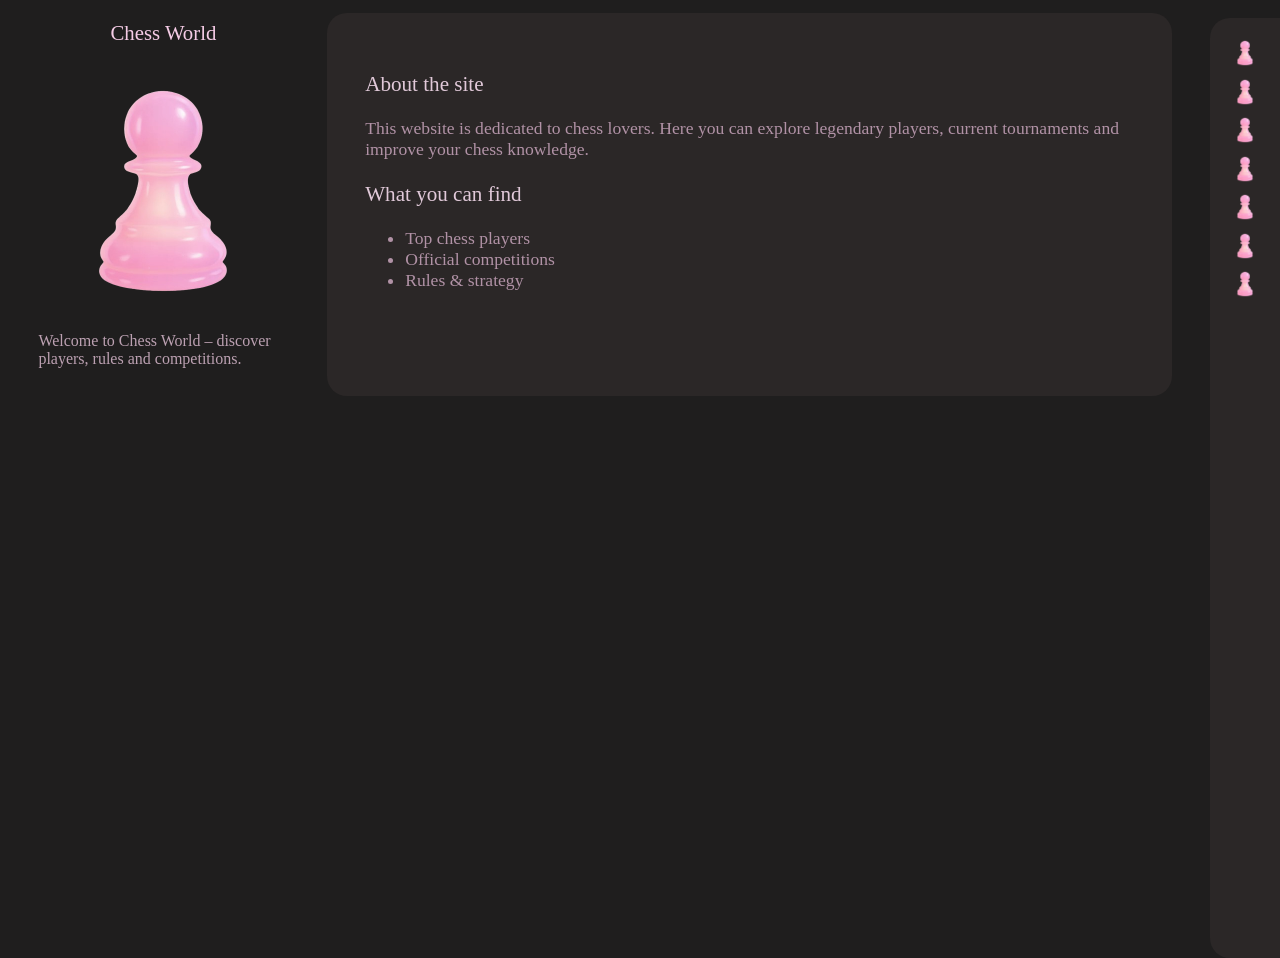
<file: index.html>
<!DOCTYPE html>
<html lang="en">
<head>
    <meta charset="UTF-8">
    <meta name="viewport" content="width=device-width, initial-scale=1.0">
    <title>--HOME--</title>

    <link rel="icon" href="imagini/imgg.png">
    <link rel="stylesheet" href="css/style.css">
</head>

<body>
<div id="parent">

<div class="black" id="left">
<p class="imp">Chess World</p>
<img id="carlsen" src="imagini/imgg.png">
<p class="imp2">Welcome to Chess World – discover players, rules and competitions.</p>
</div>

<div id="info">
<p class="imp3">About the site</p>
<p>This website is dedicated to chess lovers. Here you can explore legendary players, current tournaments and improve your chess knowledge.</p>

<p class="imp3">What you can find</p>
<ul>
<li>Top chess players</li>
<li>Official competitions</li>
<li>Rules & strategy</li>
</ul>
</div>

<div id="menu">
<a href="index.html" class="menuitem"><img class="ic" src="imagini/imgg.png" alt="menuitem"><span class="text">Home</span></a>
<a href="htmlfold/hikaru.html" class="menuitem"><img class="ic" src="imagini/imgg.png" alt="menuitem"><span class="text">Hikaru Nakamura</span></a>
<a href="htmlfold/fabiano.html" class="menuitem"><img class="ic" src="imagini/imgg.png" alt="menuitem"><span class="text">Fabiano Caruana</span></a>
<a href="htmlfold/carlsen.html" class="menuitem"><img class="ic" src="imagini/imgg.png" alt="menuitem"><span class="text">Magnus Carlsen</span></a>
<a href="htmlfold/competitions.html" class="menuitem"><img class="ic" src="imagini/imgg.png" alt="menuitem"><span class="text">Competitions</span></a>
<a href="htmlfold/rules.html" class="menuitem"><img class="ic" src="imagini/imgg.png" alt="menuitem"><span class="text">Rules</span></a>
<a href="htmlfold/user-home.html" class="menuitem"><img class="ic" src="imagini/imgg.png" alt="menuitem"><span class="text">UserHome</span></a>
</div>

</div>
</body>
</html>
</file>
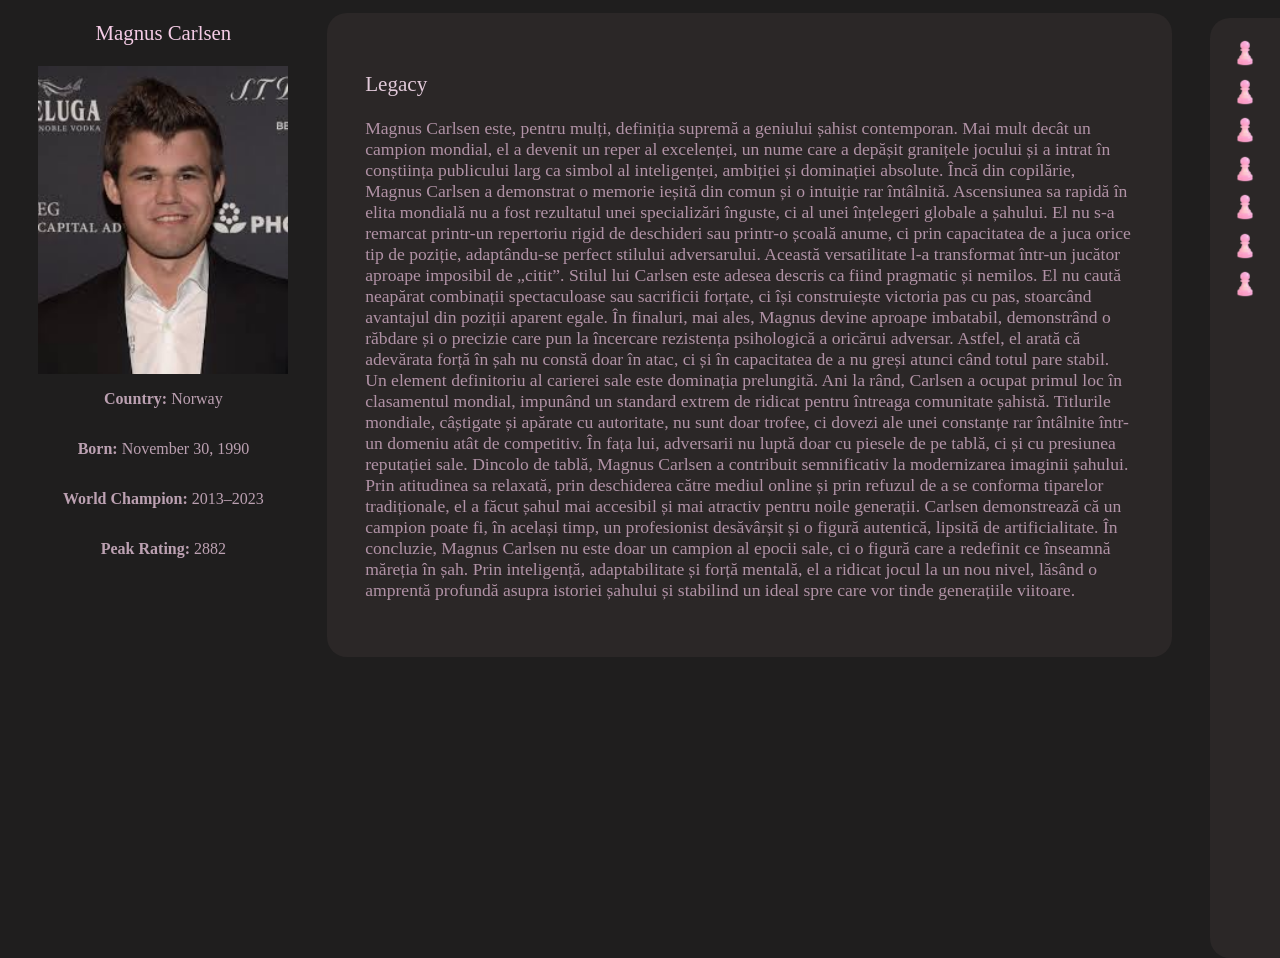
<file: htmlfold/carlsen.html>
<!DOCTYPE html>
<html lang="en">
<head>
    <meta charset="UTF-8">
    <meta name="viewport" content="width=device-width, initial-scale=1.0">
    <title>Magnus Carlsen</title>
  <link rel="icon" href="../imagini/imgg.png"
          type="image/x-icon">
     <link rel="stylesheet" href="../css/style.css">
</head>
<body>
<div id="parent">

<div class="black" id="left">
<p class="imp">Magnus Carlsen</p>
<img id="carlsen" src="[data-uri]">
<p class="imp2"><b>Country:</b> Norway</p>
<p class="imp2"><b>Born:</b> November 30, 1990</p>
<p class="imp2"><b>World Champion:</b> 2013–2023</p>
<p class="imp2"><b>Peak Rating:</b> 2882</p>
</div>

<div id="info">
<p class="imp3">Legacy</p>
<p>Magnus Carlsen este, pentru mulți, definiția supremă a geniului șahist contemporan. Mai mult decât un campion mondial, el a devenit un reper al excelenței, un nume care a depășit granițele jocului și a intrat în conștiința publicului larg ca simbol al inteligenței, ambiției și dominației absolute.

Încă din copilărie, Magnus Carlsen a demonstrat o memorie ieșită din comun și o intuiție rar întâlnită. Ascensiunea sa rapidă în elita mondială nu a fost rezultatul unei specializări înguste, ci al unei înțelegeri globale a șahului. El nu s-a remarcat printr-un repertoriu rigid de deschideri sau printr-o școală anume, ci prin capacitatea de a juca orice tip de poziție, adaptându-se perfect stilului adversarului. Această versatilitate l-a transformat într-un jucător aproape imposibil de „citit”.

Stilul lui Carlsen este adesea descris ca fiind pragmatic și nemilos. El nu caută neapărat combinații spectaculoase sau sacrificii forțate, ci își construiește victoria pas cu pas, stoarcând avantajul din poziții aparent egale. În finaluri, mai ales, Magnus devine aproape imbatabil, demonstrând o răbdare și o precizie care pun la încercare rezistența psihologică a oricărui adversar. Astfel, el arată că adevărata forță în șah nu constă doar în atac, ci și în capacitatea de a nu greși atunci când totul pare stabil.

Un element definitoriu al carierei sale este dominația prelungită. Ani la rând, Carlsen a ocupat primul loc în clasamentul mondial, impunând un standard extrem de ridicat pentru întreaga comunitate șahistă. Titlurile mondiale, câștigate și apărate cu autoritate, nu sunt doar trofee, ci dovezi ale unei constanțe rar întâlnite într-un domeniu atât de competitiv. În fața lui, adversarii nu luptă doar cu piesele de pe tablă, ci și cu presiunea reputației sale.

Dincolo de tablă, Magnus Carlsen a contribuit semnificativ la modernizarea imaginii șahului. Prin atitudinea sa relaxată, prin deschiderea către mediul online și prin refuzul de a se conforma tiparelor tradiționale, el a făcut șahul mai accesibil și mai atractiv pentru noile generații. Carlsen demonstrează că un campion poate fi, în același timp, un profesionist desăvârșit și o figură autentică, lipsită de artificialitate.

În concluzie, Magnus Carlsen nu este doar un campion al epocii sale, ci o figură care a redefinit ce înseamnă măreția în șah. Prin inteligență, adaptabilitate și forță mentală, el a ridicat jocul la un nou nivel, lăsând o amprentă profundă asupra istoriei șahului și stabilind un ideal spre care vor tinde generațiile viitoare.</p>
</div>


<div id="menu">
<a href="../index.html" class="menuitem"><img class="ic" src="../imagini/imgg.png" alt="menuitem"><span class="text">Home</span></a>
<a href="hikaru.html" class="menuitem"><img class="ic" src="../imagini/imgg.png" alt="menuitem"><span class="text">Hikaru Nakamura</span></a>
<a href="fabiano.html" class="menuitem"><img class="ic" src="../imagini/imgg.png" alt="menuitem"><span class="text">Fabiano Caruana</span></a>
<a href="carlsen.html" class="menuitem"><img class="ic" src="../imagini/imgg.png" alt="menuitem"><span class="text">Magnus Carlsen</span></a>
<a href="competitions.html" class="menuitem"><img class="ic" src="../imagini/imgg.png" alt="menuitem"><span class="text">Competitions</span></a>
<a href="rules.html" class="menuitem"><img class="ic" src="../imagini/imgg.png" alt="menuitem"><span class="text">Rules</span></a>
<a href="user-home.html" class="menuitem"><img class="ic" src="../imagini/imgg.png" alt="menuitem"><span class="text">UserHome</span></a>
</div>



</div>
</body>
</html>
</file>
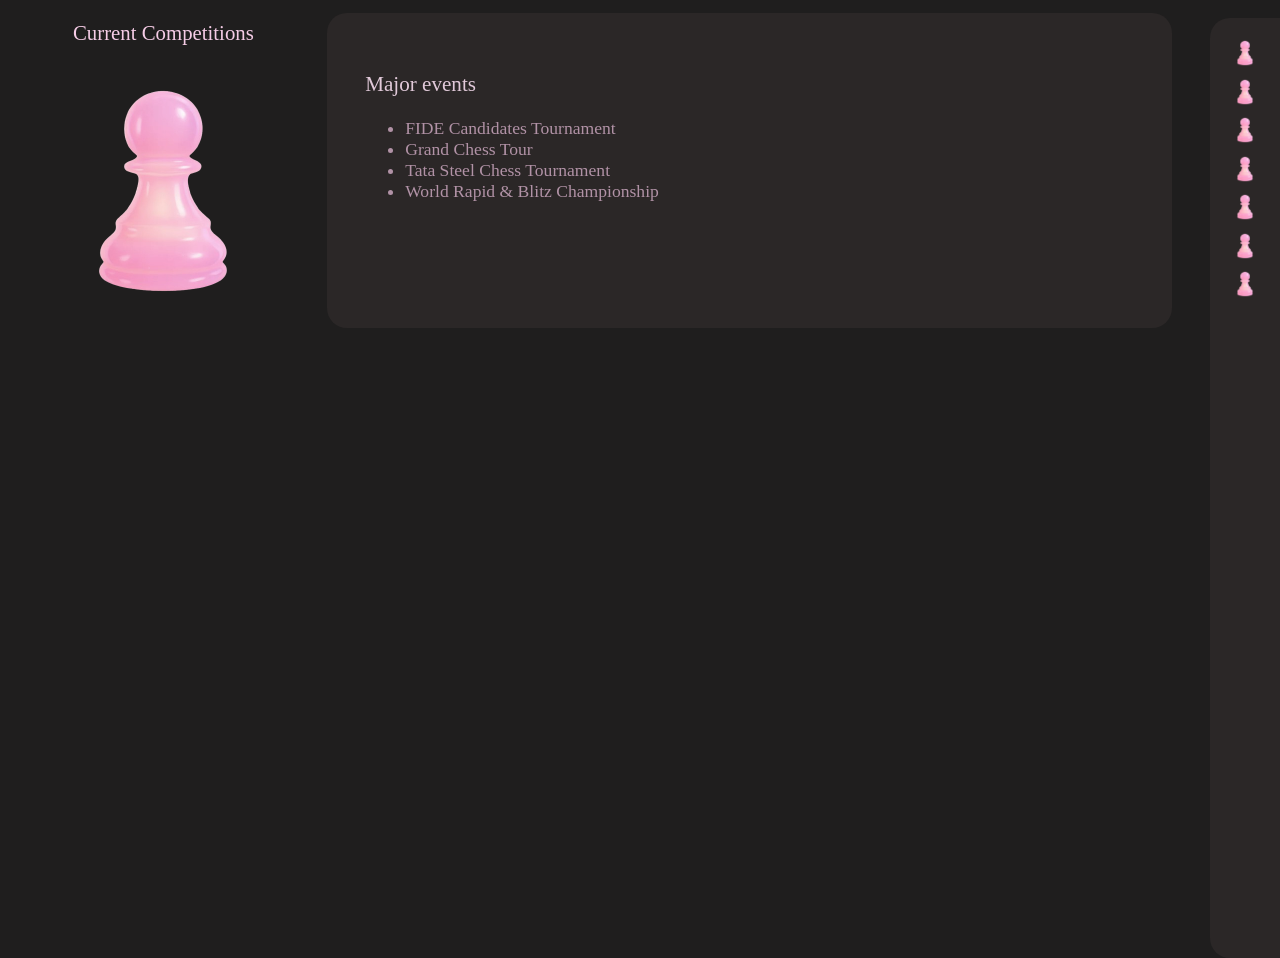
<file: htmlfold/competitions.html>
<!DOCTYPE html>
<html lang="en">
<head>
    <meta charset="UTF-8">
    <meta name="viewport" content="width=device-width, initial-scale=1.0">
    <title>Fabiano Caruana</title>
  <link rel="icon" href="../imagini/imgg.png"
          type="image/x-icon">
   <link rel="stylesheet" href="../css/style.css">
</head>
<body>
<div id="parent">

<div class="black" id="left">
<p class="imp">Current Competitions</p>
<img id="carlsen" src="../imagini/imgg.png">
</div>

<div id="info">
<p class="imp3">Major events</p>
<ul>
<li>FIDE Candidates Tournament</li>
<li>Grand Chess Tour</li>
<li>Tata Steel Chess Tournament</li>
<li>World Rapid & Blitz Championship</li>
</ul>
</div>


<div id="menu">
<a href="../index.html" class="menuitem"><img class="ic" src="../imagini/imgg.png" alt="menuitem"><span class="text">Home</span></a>
<a href="hikaru.html" class="menuitem"><img class="ic" src="../imagini/imgg.png" alt="menuitem"><span class="text">Hikaru Nakamura</span></a>
<a href="fabiano.html" class="menuitem"><img class="ic" src="../imagini/imgg.png" alt="menuitem"><span class="text">Fabiano Caruana</span></a>
<a href="carlsen.html" class="menuitem"><img class="ic" src="../imagini/imgg.png" alt="menuitem"><span class="text">Magnus Carlsen</span></a>
<a href="competitions.html" class="menuitem"><img class="ic" src="../imagini/imgg.png" alt="menuitem"><span class="text">Competitions</span></a>
<a href="rules.html" class="menuitem"><img class="ic" src="../imagini/imgg.png" alt="menuitem"><span class="text">Rules</span></a>
<a href="user-home.html" class="menuitem"><img class="ic" src="../imagini/imgg.png" alt="menuitem"><span class="text">UserHome</span></a>
</div>

</div>
</body>
</html>
</file>
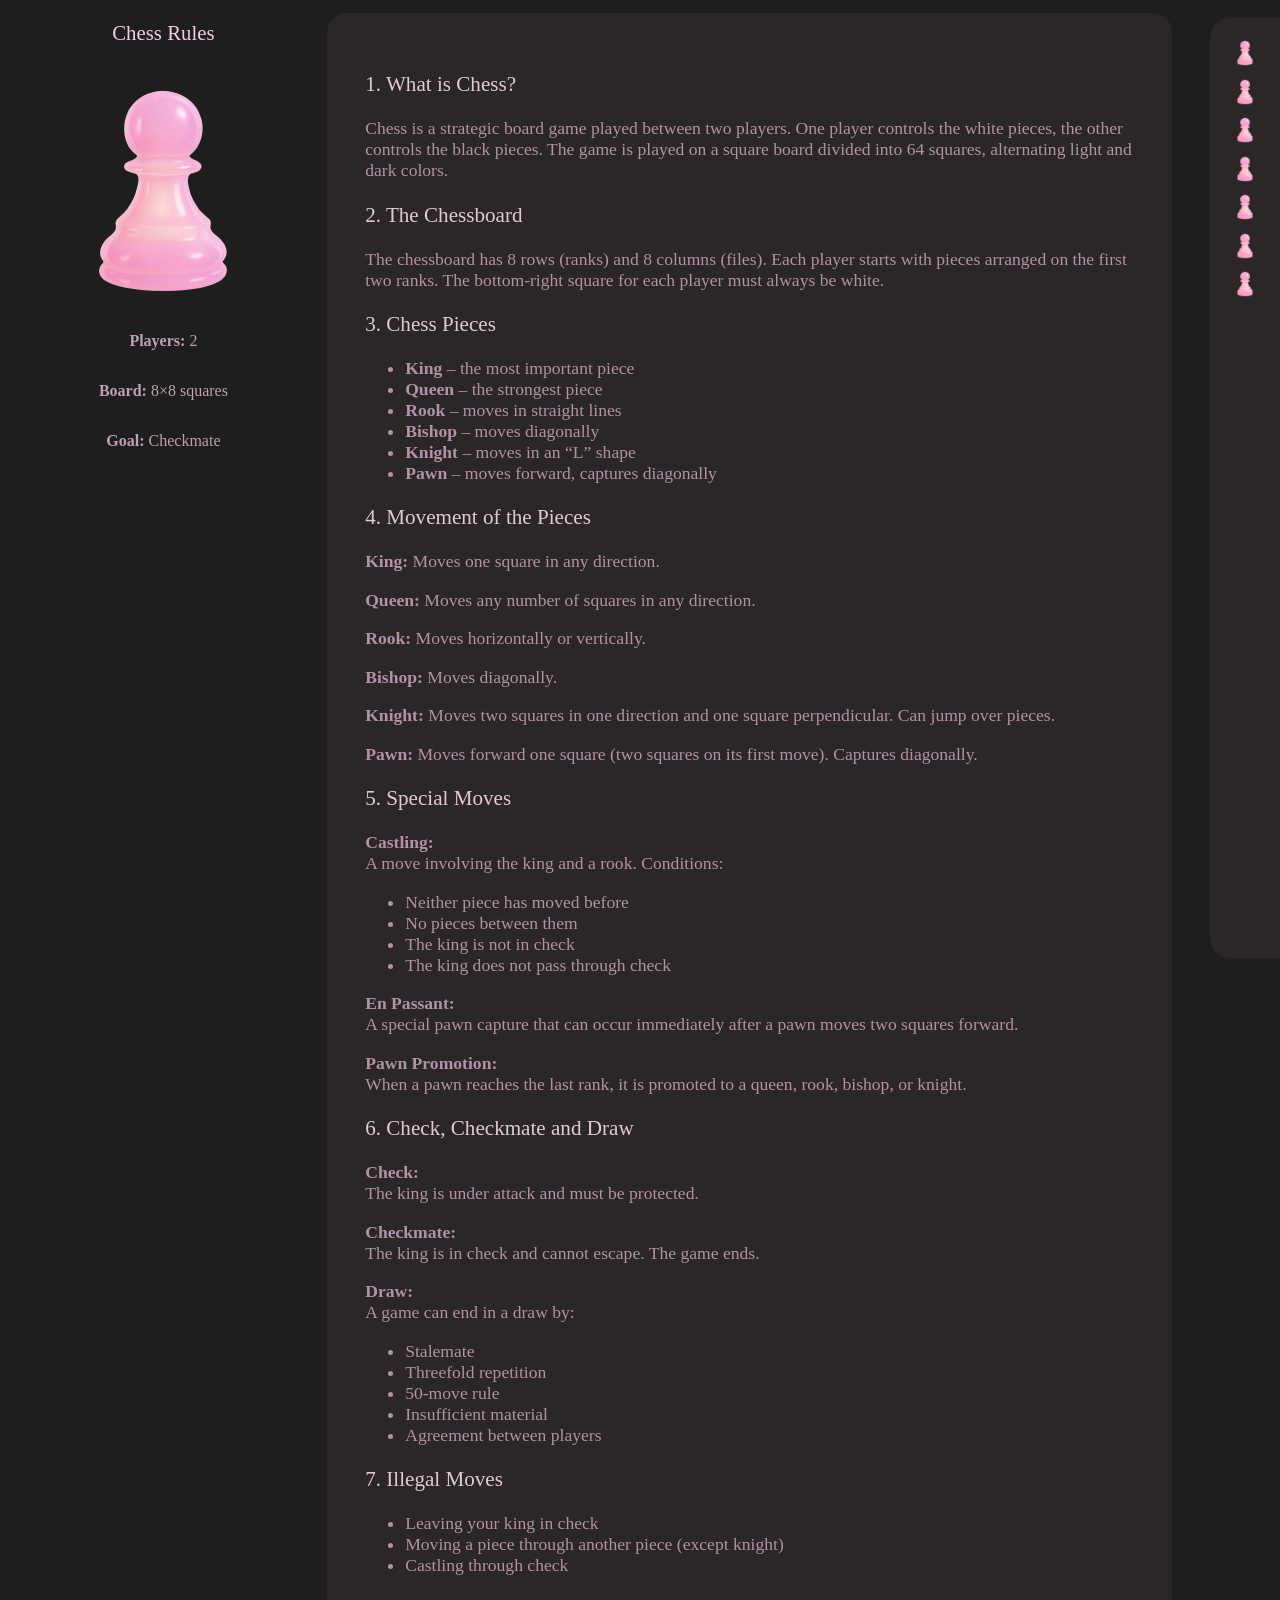
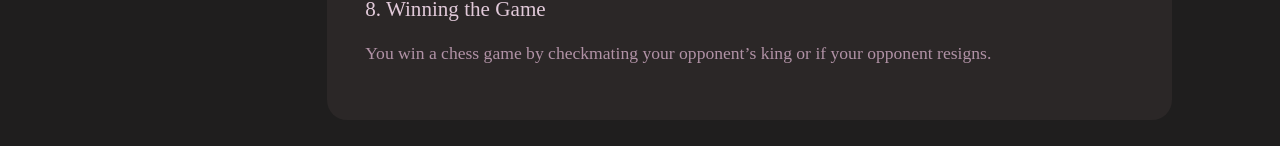
<file: htmlfold/rules.html>
<!DOCTYPE html>
<html lang="en">
<head>
    <meta charset="UTF-8">
    <meta name="viewport" content="width=device-width, initial-scale=1.0">
    <title>Chess Rules </title>
  <link rel="icon" href="../imagini/imgg.png"
          type="image/x-icon">
     <link rel="stylesheet" href="../css/style.css">
</head>
<body>
<div id="parent">

<!-- PARTEA STÂNGĂ -->
<div class="black" id="left">
    <p class="imp">Chess Rules</p>
    <img id="carlsen" src="../imagini/imgg.png">
    <p class="imp2"><b>Players: </b> 2</p>
    <p class="imp2"><b>Board: </b> 8×8 squares</p>
    <p class="imp2"><b>Goal: </b> Checkmate</p>
</div>

<!-- CONȚINUT -->
<div id="info">

<p class="imp3">1. What is Chess?</p>
<p>
Chess is a strategic board game played between two players. One player controls the white pieces, 
the other controls the black pieces. The game is played on a square board divided into 64 squares, 
alternating light and dark colors.
</p>

<p class="imp3">2. The Chessboard</p>
<p>
The chessboard has 8 rows (ranks) and 8 columns (files).  
Each player starts with pieces arranged on the first two ranks.
The bottom-right square for each player must always be white.
</p>

<p class="imp3">3. Chess Pieces</p>
<ul>
<li><b>King</b> – the most important piece</li>
<li><b>Queen</b> – the strongest piece</li>
<li><b>Rook</b> – moves in straight lines</li>
<li><b>Bishop</b> – moves diagonally</li>
<li><b>Knight</b> – moves in an “L” shape</li>
<li><b>Pawn</b> – moves forward, captures diagonally</li>
</ul>

<p class="imp3">4. Movement of the Pieces</p>

<p><b>King:</b> Moves one square in any direction.</p>
<p><b>Queen:</b> Moves any number of squares in any direction.</p>
<p><b>Rook:</b> Moves horizontally or vertically.</p>
<p><b>Bishop:</b> Moves diagonally.</p>
<p><b>Knight:</b> Moves two squares in one direction and one square perpendicular. Can jump over pieces.</p>
<p><b>Pawn:</b> Moves forward one square (two squares on its first move). Captures diagonally.</p>

<p class="imp3">5. Special Moves</p>

<p><b>Castling:</b><br>
A move involving the king and a rook. Conditions:
</p>
<ul>
<li>Neither piece has moved before</li>
<li>No pieces between them</li>
<li>The king is not in check</li>
<li>The king does not pass through check</li>
</ul>

<p><b>En Passant:</b><br>
A special pawn capture that can occur immediately after a pawn moves two squares forward.
</p>

<p><b>Pawn Promotion:</b><br>
When a pawn reaches the last rank, it is promoted to a queen, rook, bishop, or knight.
</p>

<p class="imp3">6. Check, Checkmate and Draw</p>

<p><b>Check:</b><br>
The king is under attack and must be protected.
</p>

<p><b>Checkmate:</b><br>
The king is in check and cannot escape. The game ends.
</p>

<p><b>Draw:</b><br>
A game can end in a draw by:
</p>
<ul>
<li>Stalemate</li>
<li>Threefold repetition</li>
<li>50-move rule</li>
<li>Insufficient material</li>
<li>Agreement between players</li>
</ul>

<p class="imp3">7. Illegal Moves</p>
<ul>
<li>Leaving your king in check</li>
<li>Moving a piece through another piece (except knight)</li>
<li>Castling through check</li>
</ul>

<p class="imp3">8. Winning the Game</p>
<p>
You win a chess game by checkmating your opponent’s king or if your opponent resigns.
</p>

</div>

<div id="menu">
<a href="../index.html" class="menuitem"><img class="ic" src="../imagini/imgg.png" alt="menuitem"><span class="text">Home</span></a>
<a href="hikaru.html" class="menuitem"><img class="ic" src="../imagini/imgg.png" alt="menuitem"><span class="text">Hikaru Nakamura</span></a>
<a href="fabiano.html" class="menuitem"><img class="ic" src="../imagini/imgg.png" alt="menuitem"><span class="text">Fabiano Caruana</span></a>
<a href="carlsen.html" class="menuitem"><img class="ic" src="../imagini/imgg.png" alt="menuitem"><span class="text">Magnus Carlsen</span></a>
<a href="competitions.html" class="menuitem"><img class="ic" src="../imagini/imgg.png" alt="menuitem"><span class="text">Competitions</span></a>
<a href="rules.html" class="menuitem"><img class="ic" src="../imagini/imgg.png" alt="menuitem"><span class="text">Rules</span></a>
<a href="user-home.html" class="menuitem"><img class="ic" src="../imagini/imgg.png" alt="menuitem"><span class="text">UserHome</span></a>
</div>


</div>
</body>
</html>
</file>
<file: css/style.css>
html {
    height: 100%;
    width: 100%;
  }
    body {
        margin: 0%;
        background-color: #1f1e1e;
    }

#parent{
    display: flex;
    justify-content:flex-start;
    flex-direction: row;
}
#menu a{
     font-size:100%;
    color:#f5cce6;
    text-decoration: none;;
}

.ic{
    width:30px;
}



#menu {
    position: absolute;   
    right: 0;     
    top:2%;    
    height: 100%;      
    display: flex;
    flex-direction: column;
    background-color: #2b2727;
    border-radius: 20px 0 0 20px;
    padding: 20px;
    color: #f5cce6;
}

.menuitem{
    margin:0px ;
    margin-bottom:15%;
}

.text{
    transform: translateX(30px);
  display:none;
  direction: ltr;
  transition: 0.3s;
}


#menu:hover .text{
display:inline;


}



    
.black {
    background-color: #1f1e1e;
}



#left{
    width:45%;
    max-width: 250px;
    padding: 3%;
    padding-top: 0;
    min-width: none;
    display: flex;
    justify-content:flex-start;
    flex-direction: column;
    bottom:0;
    top:0;
    align-items: center;
}
.imp{
    font-size:130%;
    color:#f5cce6;
}

.imp2{
    font-size:100%;
    color:#bca1b2;
}

.imp3{
    font-size:120%;
    color:#e1c9d9;
}

#carlsen{
    width:100%;
    filter: grayscale(10%);
}


#pink{
left:0;
right:0;
width:100%;
max-height:60px;
display: flex;
justify-content:flex-start;
flex-direction: column;
align-items: center;


}

#info{
    background-color: #2b2727;
    top:0;
    right:0;
    bottom:0;
    left:0;
    width:60%;
    margin-top:1%;
    margin-right:2%;
    margin-bottom:2%;
    border-radius:20px ;
    padding: 3%;
    font-size:110%;
    color:#b192a6
    
}

#info a{
    color:#b192a6;
    font-style:italic;
    text-decoration: none;
}

@media only screen and (max-width : 720px) {


    .imp2{
        font-size:90%;
    }

    .imp{
        font-size:120%;
    }

    #info{
        font-size:85%;
        
    }

}
</file>
